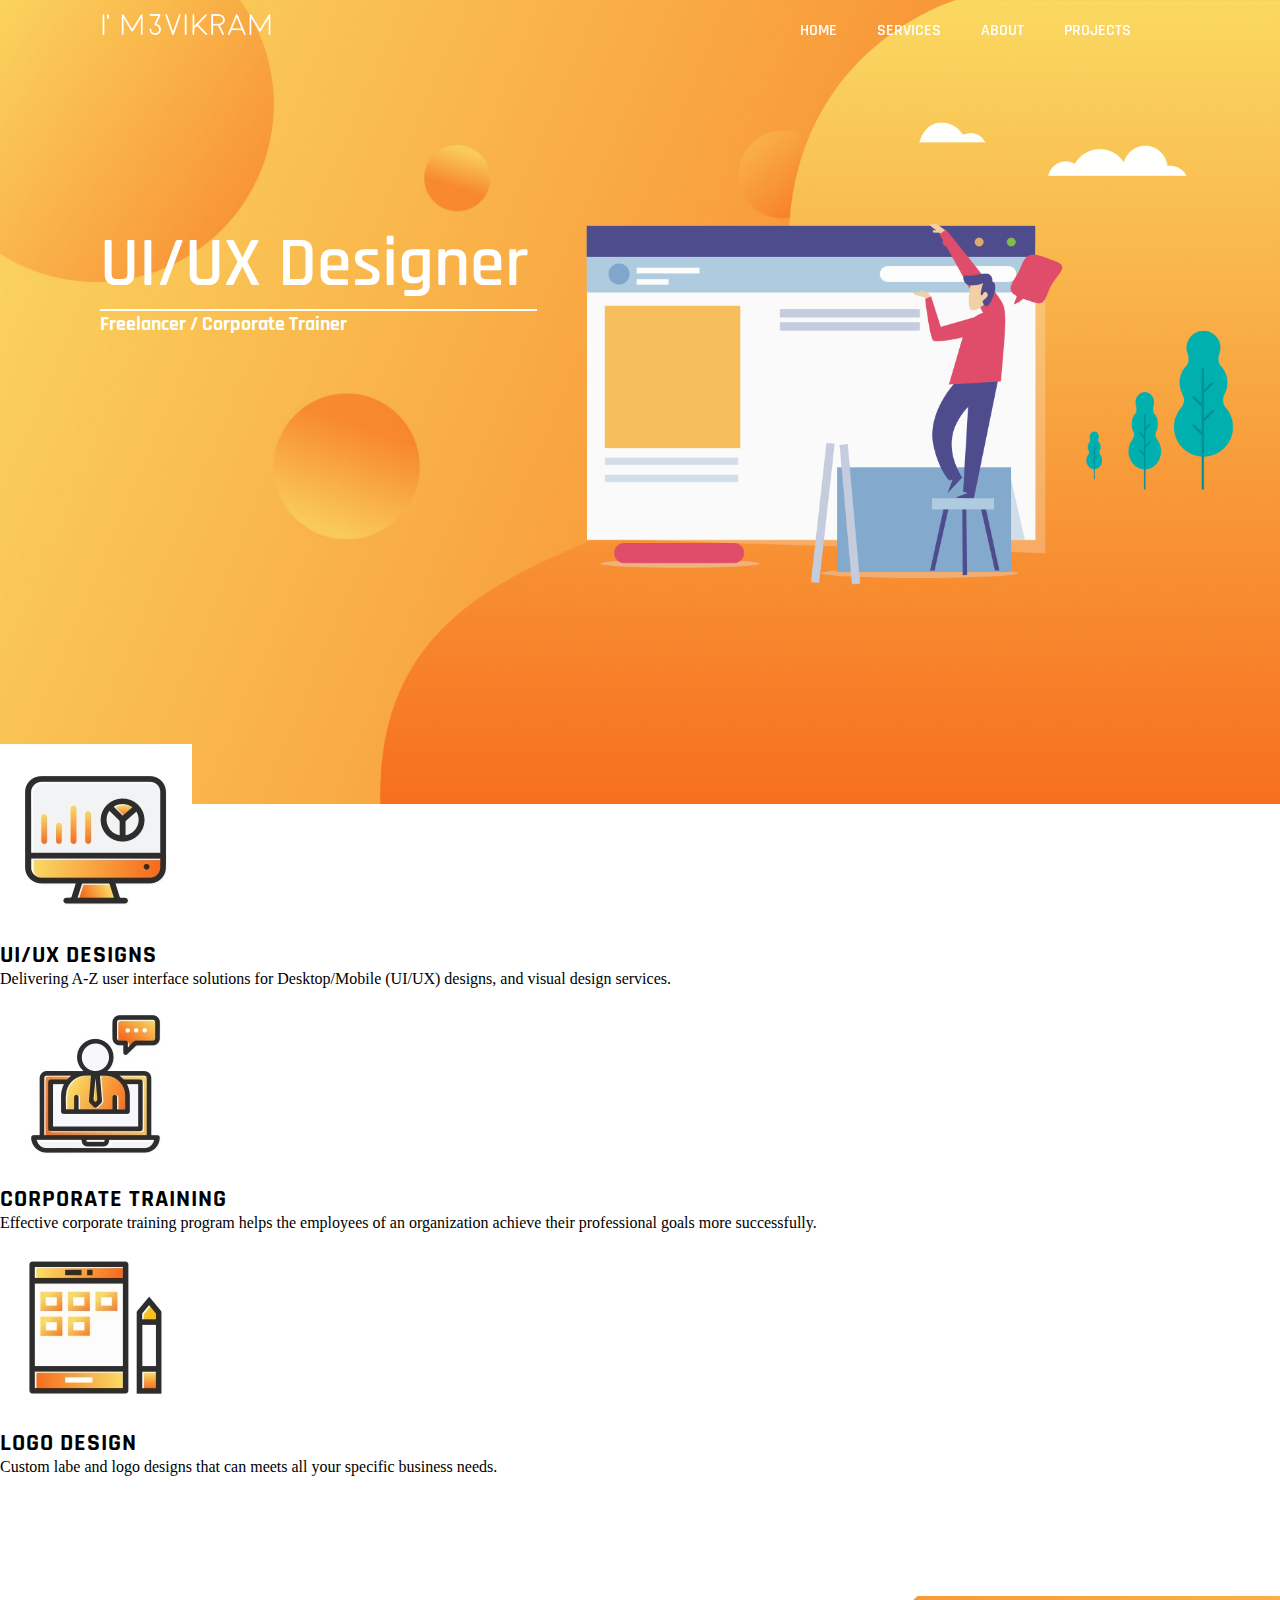
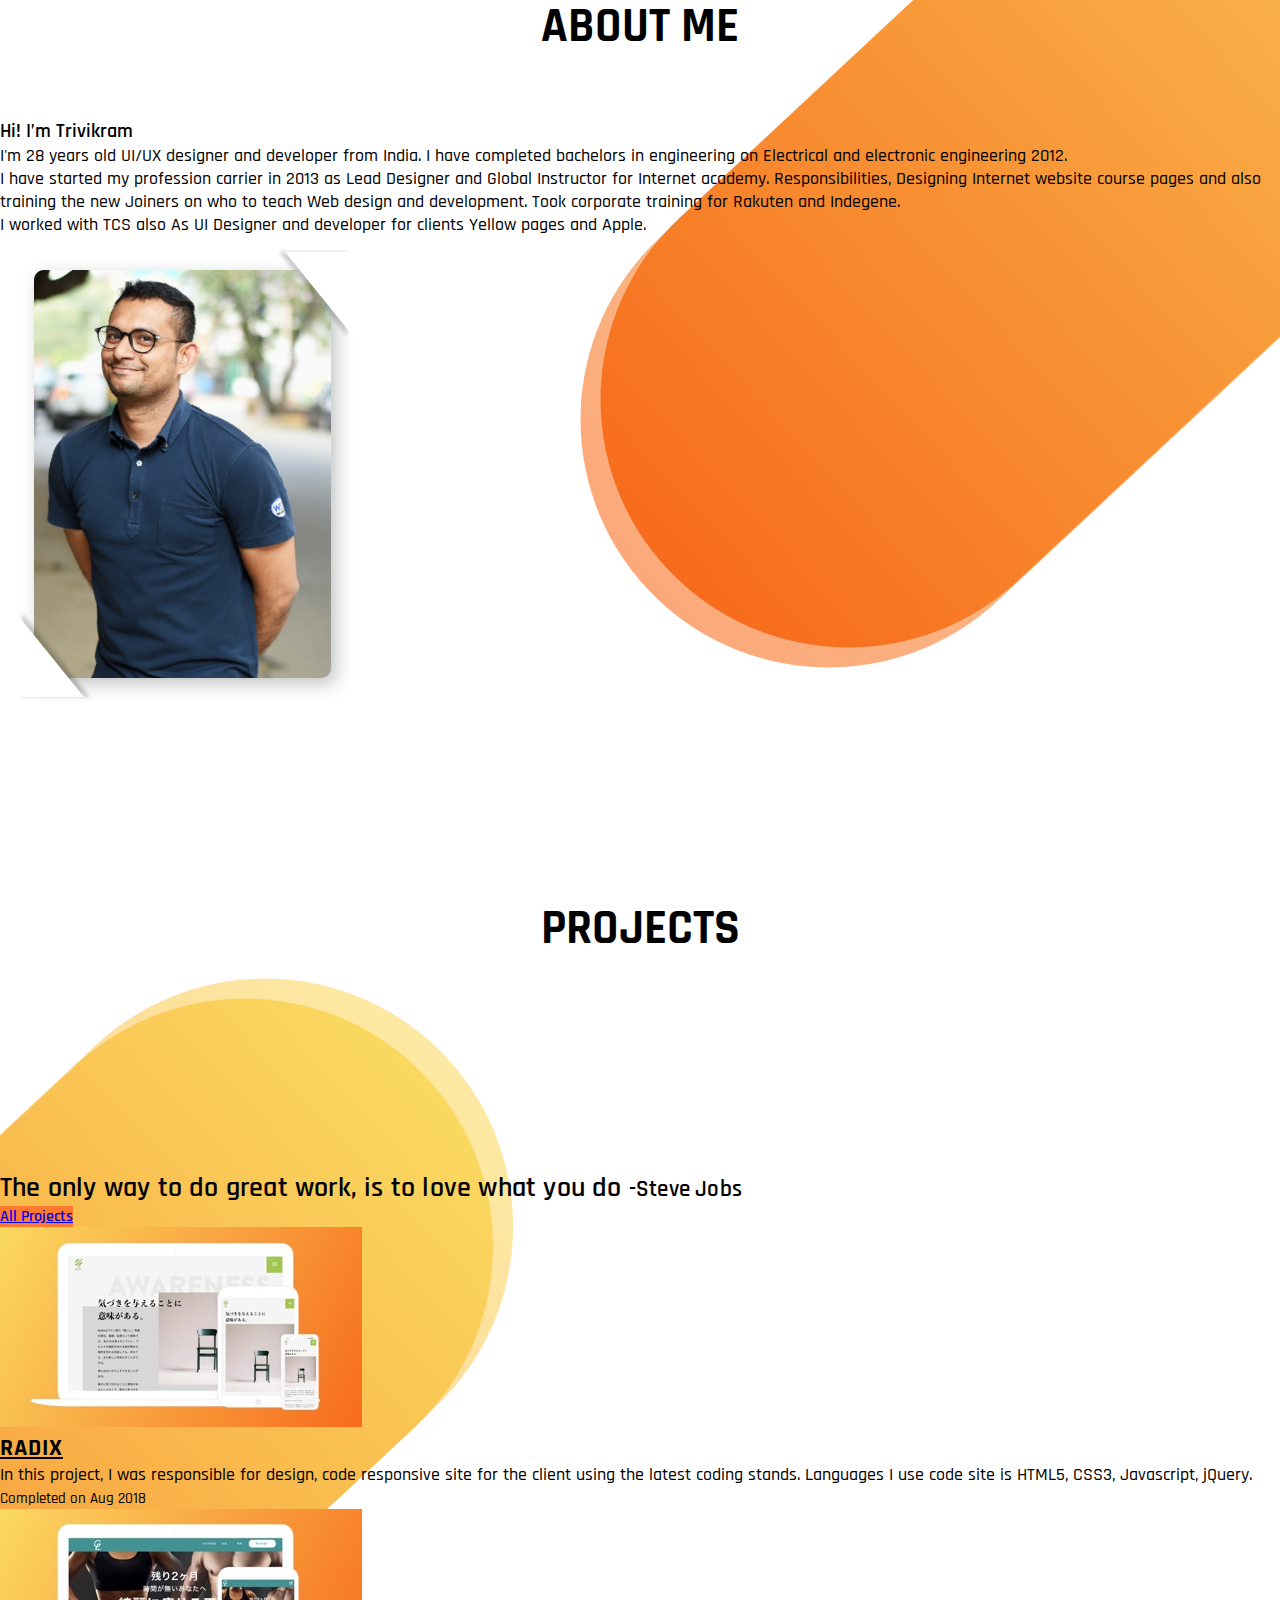
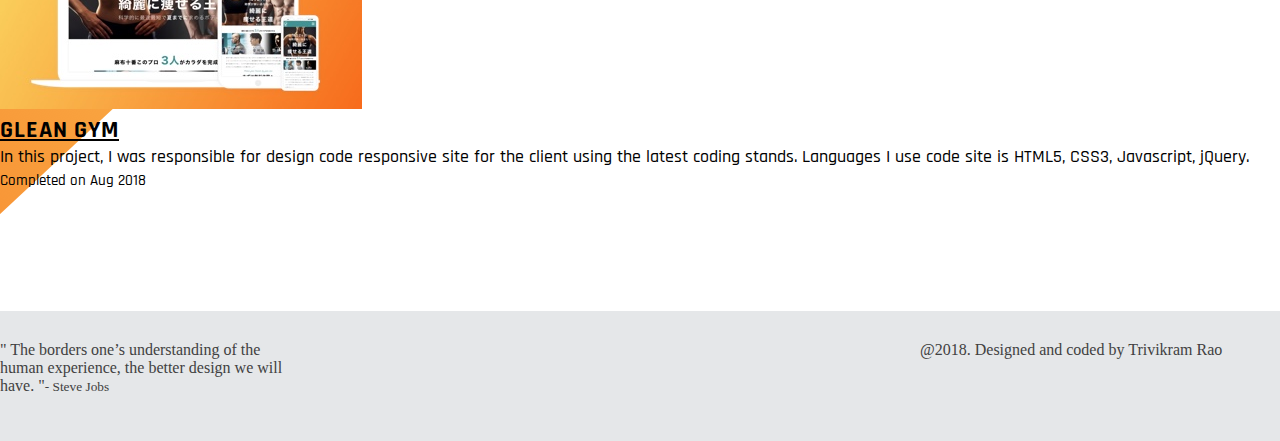
<file: index.html>
<!DOCTYPE html>
<html lang="en">

<head>
  <meta charset="UTF-8">
  <meta name="viewport" content="width=device-width, initial-scale=1.0">
  <meta http-equiv="X-UA-Compatible" content="ie=edge">
  <title>I'M3Vikram</title>
  <link rel="stylesheet" href="https://stackpath.bootstrapcdn.com/bootstrap/4.1.3/css/bootstrap.min.css" integrity="sha384-MCw98/SFnGE8fJT3GXwEOngsV7Zt27NXFoaoApmYm81iuXoPkFOJwJ8ERdknLPMO" crossorigin="anonymous">
  <link rel="stylesheet" href="https://use.fontawesome.com/releases/v5.5.0/css/all.css" integrity="sha384-B4dIYHKNBt8Bc12p+WXckhzcICo0wtJAoU8YZTY5qE0Id1GSseTk6S+L3BlXeVIU" crossorigin="anonymous">
  <link href="https://fonts.googleapis.com/css?family=Rajdhani:400,500,600,700" rel="stylesheet">
  <link rel="shortcut icon" type="image/png" href="/favicon.png"/>
  <link rel="shortcut icon" type="image/png" href="images/favicon/16x16.png"/>
  <link rel="stylesheet" href="css/style.css">
</head>

<body>
  <header class="header">
    <div class="header_wrapper">
      <h1 class="logo"><img src="images/logo_white_text.png" alt=""></h1>
      <nav>
        <div class="overlay" id="myNav">
          <span href="javascript:void(0)" id="closebtn" class="icon" onclick="closeNav()"> ×</span>
          <ul class="menu overlay-content">
            <li class="nav_mu "><a href="index.html" onclick="closeNav()">HOME</a></li>
            <li class="nav_mu "><a href="#service" onclick="closeNav()">SERVICES</a></li>
            <li class="nav_mu "><a href="#about" onclick="closeNav()">ABOUT</a></li>
            <li class="nav_mu "><a href="#projects" onclick="closeNav()">PROJECTS</a></li>
          </ul>
        </div>
        <span class="icon"><a href="javascript:void(0);" onclick="openNav()">☰</a></span>
      </nav>
    </div>
  </header>
  <section class="hero_image">
    <div class="hero_image_inner container-fluid">
      <div class="row">
        <div class="hero_text col-12 col-md-6">
          <h1>UI/UX Designer</h1>
          <h4>Freelancer / Corporate Trainer</h4>
        </div>
        <div class="logo_main col-12  col-md-6 text-center">
          <!-- <img src="images/hero2_pic.png" alt=""> -->
        </div>
      </div>
    </div>
  </section>
  <section class="services" id="service">
    <div class="container">
      <div class="card-deck">
        <div class="card">
          <div class="card-body text-center">
            <img src="images/Web_design.jpg" alt="" class="img-fluid">
            <!-- <i class="fas fa-drafting-compass fa-5x"></i> -->
            <h5 class="card-title">UI/UX Designs</h5>
            <p class="card-text">Delivering A-Z user interface solutions for Desktop/Mobile (UI/UX) designs, and visual design services.</p>
            <!-- <p class="card-text"><small class="text-muted">Last updated 3 mins ago</small></p> -->
          </div>
        </div>
        <div class="card">
          <div class="card-body text-center">
            <img src="images/corporate_training.jpg" alt="" class="img-fluid">
            <!-- <i class="fas fa-drafting-compass fa-5x"></i> -->
            <h5 class="card-title">Corporate Training</h5>
            <p class="card-text">Effective corporate training program helps the employees of an organization achieve their professional goals more successfully.</p>
            <!-- <p class="card-text"><small class="text-muted">Last updated 3 mins ago</small></p> -->
          </div>
        </div>
        <div class="card">
          <div class="card-body text-center">
            <img src="images/logo_design.jpg" alt="" class="img-fluid">
            <!-- <i class="fas fa-drafting-compass fa-5x"></i> -->
            <h5 class="card-title">Logo Design</h5>
            <p class="card-text">Custom labe and logo designs that can meets all your specific business needs.</p>
            <!-- <p class="card-text"><small class="text-muted">Last updated 3 mins ago</small></p> -->
          </div>
        </div>
      </div>
    </div>
  </section>
  <section class="about" id="about">
    <div class="container">
      <h2>ABOUT ME</h2>
      <div class="row">
        <div class="col-12 col-md-6">
          <h3>Hi! I’m Trivikram</h3>
          <p>I'm 28 years old UI/UX designer and developer from India. I have completed bachelors in engineering on Electrical and electronic engineering 2012. </p>
          <p>I have started my profession carrier in 2013 as Lead Designer and Global Instructor for Internet academy. Responsibilities, Designing Internet website course pages and also training the new Joiners on who to teach Web design and development. Took corporate training for Rakuten and Indegene.</p>
          <p>I worked with TCS also As UI Designer and developer for clients Yellow pages and Apple. </p>
        </div>
        <div class="col-12 col-md-6 text-center">
          <img src="images/profile.png" class="img-fluid" alt="profile">
        </div>
      </div>
    </div>
  </section>
  <section class="projects" id="projects">
    <div class="container">
      <h2>Projects</h2>
      <div class="row">
        <div class="col-12 col-lg-5 project_title">
          <p class="catch_text">The only way to do great work, is to love what you do <small>-Steve Jobs</small></p>
          <a href="project.html" class="btn btn-primary mb30 all_btn"> All Projects</a>
        </div>
        <div class="col-12 col-lg-7">
          <div class="card-deck">
            <div class="card">
              <img class="card-img-top" src="images/radix_pro_pic_l.jpg" alt="Card image cap">
              <div class="card-body">
                <h5 class="card-title"><a href="https://t-rao.github.io/radix/" class="pro_link">Radix</a></h5>
                <p class="card-text">In this project, I was responsible for design, code responsive site for the client using the latest coding stands. Languages I use code site is HTML5, CSS3, Javascript, jQuery.</p>
                <p class="card-text"><small class="text-muted">Completed on Aug 2018</small></p>
              </div>
            </div>
            <div class="card">
              <img class="card-img-top" src="images/glean_gym.jpg" alt="Card image cap">
              <div class="card-body">
                <h5 class="card-title"><a href="https://t-rao.github.io/cgram/" class="pro_link">Glean Gym</a></h5>
                <p class="card-text">In this project, I was responsible for design code responsive site for the client using the latest coding stands. Languages I use code site is HTML5, CSS3, Javascript, jQuery.</p>
                <p class="card-text"><small class="text-muted">Completed on Aug 2018</small></p>
              </div>
            </div>
            <!-- <div class="card">
              <img class="card-img-top" src="images/com_gram_pic.jpg" alt="Card image cap">
              <div class="card-body">
                <h5 class="card-title">Com Gram</h5>
                <p class="card-text">In this project, I was responsible for design, code responsive site for the client using the latest coding stands. Languages I use code site is HTML5, CSS3, Javascript, jQuery.</p>
                <p class="card-text"><small class="text-muted">Completed on Aug 2018</small></p>
              </div>
            </div> -->
          </div>
        </div>
      </div>
    </div>
  </section>
  <footer>
    <section class="container">
      <div>
        <p class="foo_quote">" The borders one’s understanding of the human experience, the better design we will have. "<small>- Steve Jobs</small></p>
      </div>
      <div>
        <p class="copy_r">@2018. Designed and coded by Trivikram Rao</p>
        <ul class="footer_icon">
          <li><a href="mailto:trivikram244@gmail.com"><i class="fas fa-envelope"></i></a></li>
          <li><a href="CV_Muthkani_Trivikram Rao.pdf"><i class="fas fa-file-alt"></i></a></li>
          <li><a href="https://www.linkedin.com/in/trivikram-rao-muthakani-564a58106/" target="_blank"><i class="fab fa-linkedin"></i></a></li>
          <li> <a href="https://www.behance.net/Trivikram244" target="_blank"><i class="fab fa-behance-square"></a></i></li>
        </ul>
      </div>
    </section>
  </footer>
  <script src="js/jquery-1.11.3.min.js"></script>
  <script src="js/script.js"></script>
</body>

</html>
</file>
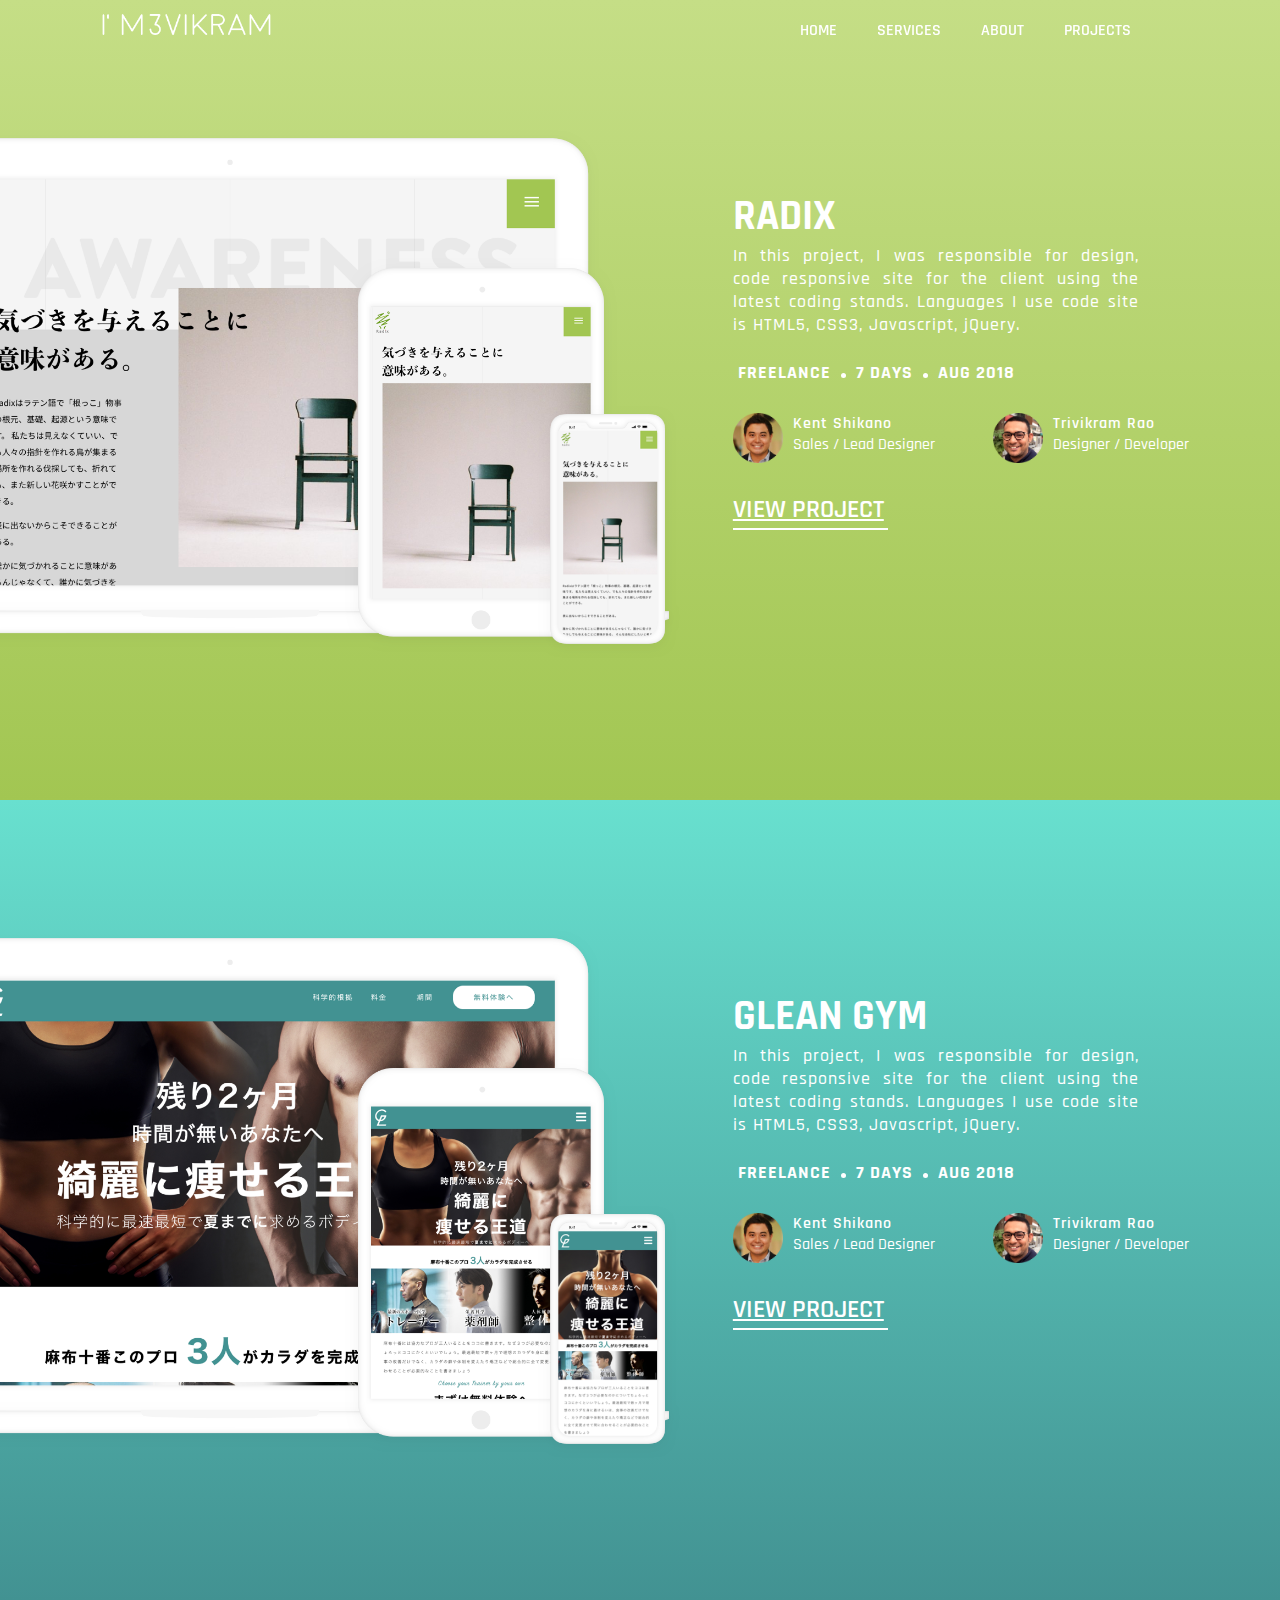
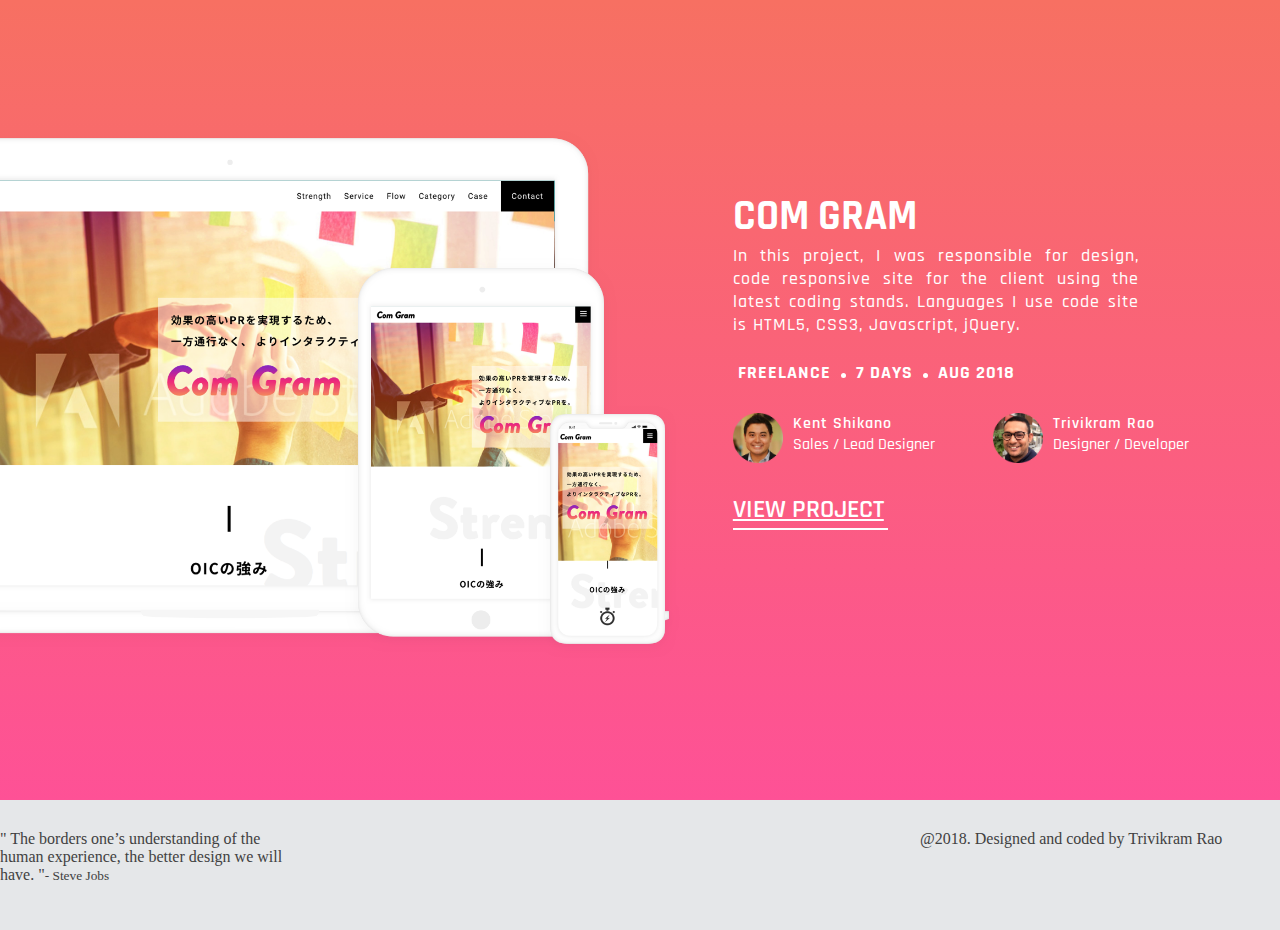
<file: project.html>
<!DOCTYPE html>
<html lang="en">

<head>
  <meta charset="UTF-8">
  <meta name="viewport" content="width=device-width, initial-scale=1.0">
  <meta http-equiv="X-UA-Compatible" content="ie=edge">
  <title>Document</title>
  <link rel="stylesheet" href="https://stackpath.bootstrapcdn.com/bootstrap/4.1.3/css/bootstrap.min.css" integrity="sha384-MCw98/SFnGE8fJT3GXwEOngsV7Zt27NXFoaoApmYm81iuXoPkFOJwJ8ERdknLPMO" crossorigin="anonymous">
  <link rel="stylesheet" href="https://use.fontawesome.com/releases/v5.5.0/css/all.css" integrity="sha384-B4dIYHKNBt8Bc12p+WXckhzcICo0wtJAoU8YZTY5qE0Id1GSseTk6S+L3BlXeVIU" crossorigin="anonymous">
  <link href="https://fonts.googleapis.com/css?family=Rajdhani:400,500,600,700" rel="stylesheet">
  <link rel="shortcut icon" type="image/png" href="images/Logo_iconficon.gif">
  <link rel="stylesheet" href="css/style.css">
</head>

<body>
  <header class="header">
    <div class="header_wrapper">
      <h1 class="logo"><img src="images/logo_white_text.png" alt=""></h1>
      <nav>
        <div class="overlay" id="myNav">
          <span href="javascript:void(0)" id="closebtn" class="icon" onclick="closeNav()"> ×</span>
          <ul class="menu overlay-content">
            <li class="nav_mu "><a href="index.html" onclick="closeNav()">HOME</a></li>
            <li class="nav_mu "><a href="index.html" onclick="closeNav()">SERVICES</a></li>
            <li class="nav_mu "><a href="index.html" onclick="closeNav()">ABOUT</a></li>
            <li class="nav_mu "><a href="index.html" onclick="closeNav()">PROJECTS</a></li>
          </ul>
        </div>
        <span class="icon"><a href="javascript:void(0);" onclick="openNav()">☰</a></span>
      </nav>
    </div>
  </header>
  <section class="radix project_tem">
    <div class="Left_img">
      <img src="images/radix_display.png" alt="" class="img-fluid">
    </div>
    <div class="text_right">
        <h2>Radix</h2>
        <p>In this project, I was responsible for design, code responsive site for the client using the latest coding stands. Languages I use code site is HTML5, CSS3, Javascript, jQuery.</p>
        <ul>
          <li>Freelance</li>
          <li><span class="dot"></span></li>
          <li>7 days</li>
          <li><span class="dot"></span></li>
          <li>Aug 2018</li>
        </ul>
        <div class="avat">
          <div class="av_cont">
            <img src="images/kent.png" alt="" class="img-fluid">
            <div class="av_text">
              <h4>Kent Shikano</h4>
              <p>Sales / Lead Designer</p>
            </div>
          </div>
          <div class="av_cont">
            <img src="images/vicky.png" alt="" class="img-fluid">
            <div class="av_text">
              <h4>Trivikram Rao</h4>
              <p>Designer / Developer</p>
            </div>
          </div>
        </div>
        <div class="vi_pro_link"><a href="https://t-rao.github.io/radix/">View Project</a></div>
    </div>
  </section>
  <section class="Glean project_tem">
    <div class="Left_img">
      <img src="images/Glean_gym_display.png" alt="" class="img-fluid">
    </div>
    <div class="text_right">
        <h2>Glean Gym</h2>
        <p>In this project, I was responsible for design, code responsive site for the client using the latest coding stands. Languages I use code site is HTML5, CSS3, Javascript, jQuery.</p>
        <ul>
          <li>Freelance</li>
          <li><span class="dot"></span></li>
          <li>7 days</li>
          <li><span class="dot"></span></li>
          <li>Aug 2018</li>
        </ul>
        <div class="avat">
          <div class="av_cont">
            <img src="images/kent.png" alt="" class="img-fluid">
            <div class="av_text">
              <h4>Kent Shikano</h4>
              <p>Sales / Lead Designer</p>
            </div>
          </div>
          <div class="av_cont">
            <img src="images/vicky.png" alt="" class="img-fluid">
            <div class="av_text">
              <h4>Trivikram Rao</h4>
              <p>Designer / Developer</p>
            </div>
          </div>
        </div>
        <div class="vi_pro_link"><a href="https://t-rao.github.io/glean-gym/">View Project</a></div>
    </div>
  </section>
  <section class="com project_tem">
    <div class="Left_img">
      <img src="images/Com_gram_display.png" alt="" class="img-fluid">
    </div>
    <div class="text_right">
        <h2>Com Gram</h2>
        <p>In this project, I was responsible for design, code responsive site for the client using the latest coding stands. Languages I use code site is HTML5, CSS3, Javascript, jQuery.</p>
        <ul>
          <li>Freelance</li>
          <li><span class="dot"></span></li>
          <li>7 days</li>
          <li><span class="dot"></span></li>
          <li>Aug 2018</li>
        </ul>
        <div class="avat">
          <div class="av_cont">
            <img src="images/kent.png" alt="" class="img-fluid">
            <div class="av_text">
              <h4>Kent Shikano</h4>
              <p>Sales / Lead Designer</p>
            </div>
          </div>
          <div class="av_cont">
            <img src="images/vicky.png" alt="" class="img-fluid">
            <div class="av_text">
              <h4>Trivikram Rao</h4>
              <p>Designer / Developer</p>
            </div>
          </div>
        </div>
        <div class="vi_pro_link"><a href="https://t-rao.github.io/comgram/">View Project</a></div>
    </div>
  </section>

  <footer>
    <section class="container">
      <div>
        <p class="foo_quote">" The borders one’s understanding of the human experience, the better design we will have. "<small>- Steve Jobs</small></p>
      </div>
      <div>
        <p class="copy_r">@2018. Designed and coded by Trivikram Rao</p>
        <ul class="footer_icon">
          <li><a href="mailto:trivikram244@gmail.com"><i class="fas fa-envelope"></i></a></li>
          <li><a href="CV_Muthkani_Trivikram Rao.pdf"><i class="fas fa-file-alt"></i></a></li>
          <li><a href="https://www.linkedin.com/in/trivikram-rao-muthakani-564a58106/" target="_blank"><i class="fab fa-linkedin"></i></a></li>
          <li> <a href="https://www.behance.net/Trivikram244" target="_blank"><i class="fab fa-behance-square"></a></i></li>
        </ul>
      </div>
    </section>
  </footer>
  <script src="js/jquery-1.11.3.min.js"></script>
  <script src="js/script.js"></script>
</body>

</html>
</file>
<file: css/style.css>
* {
  padding: 0;
  margin: 0;
  box-sizing: border-box;
}

/* html {
  background: lightgray;
} */

header {
  position: fixed;
  top: 0;
  left: 0;
  width: 100%;
  padding: 0;
  z-index: 10000;
  transition: all 0.2s ease-in-out;
  height: auto;
  background-color: transparent;
  line-height: 40px;
  height: 60px;
  padding-top: 10px;
}

.logo img {
  width: 60%;
}

.pro_link{
  color: black!important;
}
.pro_link:hover{
  text-decoration: none;
}
.header.active {
  background: #fff;
  -webkit-box-shadow: 0 1px 5px rgba(0, 0, 0, 0.25);
  -moz-box-shadow: 0 1px 5px rgba(0, 0, 0, 0.25);
  box-shadow: 0 1px 5px rgba(0, 0, 0, 0.25);
}

/* .header.active a{
  color: black;
} */

.header_wrapper {
  width: 100%;
  max-width: 1080px;
  margin: auto;
  /* padding-top: 10px;
  padding-bottom: 10px; */
}

.hero_image {
  background-image: url(../images/hero_illustration.png), url(../images/background_second.jpg);
  background-position: right Top, left top;
  background-repeat: no-repeat, repeat;
  background-size: 900px, cover;
  min-height: 804px;
}

.hero_image_inner {
  width: 100%;
  max-width: 1080px;
  margin: auto;
  padding-top: 100px;
}

.mb30{margin-bottom: 30px;}
.mb50{margin-bottom: 50px;}
.mb70{margin-bottom: 70px;}
.mb90{margin-bottom: 90px;}
.mb20{margin-bottom: 20px;}
.mb40{margin-bottom: 40px;}
.mb60{margin-bottom: 60px;}
.mb80{margin-bottom: 80px;}

header ul {
  list-style: none;
  margin: 0 !important;
  padding: 0 !important;
}

header h1 {
  display: block;
  float: left;
  font-size: 2em;
  text-decoration: none;
}

header li a {
  /* padding: 10px 20px; */
  padding-left: 20px;
  padding-right: 20px;
  text-decoration: none;
  color: white;
}

header .menu-icon {
  display: none;
}

.about {
  min-height: 600px;
}

.services {
  position: relative;
  bottom: 60px;
}

.inner_projects {}

.projects {
  min-height: 600px;
/* margin-top: 80px; */
/* margin-bottom: 80px; */
}

.contact {
  min-height: 400px;
}

footer {
  background-color: #e5e7e9;
  color: #414141;
}

/* .hero_text{
    float: left;
    width: 50%;
  }
  .logo_main{
    float: right;
    width: 50%;
    text-align: center;
  } */

.nav_mu a {
  color: white;
    font-family: Rajdhani;
    font-weight: 600;
}

.fas {
  margin-bottom: 20px;
}

.hero_text h1 {
  font-family: Rajdhani;
  font-size: 56px;
  font-weight: 600;
  border-bottom: 2px solid;
  width: 437px;
}

.hero_text h4 {
  font-family: Rajdhani;
  font-size: 20px;
}
.card-title{
  font-family: Rajdhani;
  font-weight: 700;
  letter-spacing: 1px;
  font-size: 24px;
  text-transform: uppercase;
}

.hero_text h1, h4 {
  color: white;
}
.about, .projects, .contact{
  margin-top: 60px;
  padding-bottom: 120px;
  font-family: Rajdhani;
}
.about p, .projects p, .contact p{
font-weight: 500;
font-size: 18px;
}
.about h3{
font-size: 20px;
font-family: Rajdhani;
font-weight: 600;
}
.about h2, .projects h2, .contact h2{
  font-family: Rajdhani;
  font-weight: bold;
  text-align: center;
  margin-bottom: 60px;
  font-size: 48px;
  text-transform: uppercase;
}
.footer_icon{
list-style: none;
}
.footer_icon li{
  float: left;
}
footer a{
color: #414141;
}
.copy_r{
clear: both;
}
.all_btn{
  background-color: #ff792e;
  /* background-image: linear-gradient(to right, #FAD961 , #F76B1C); */
  border: none;
  font-weight: 600!important;
}
.all_btn:hover{
  background-color:#e86013 ;
}
.radix{
  background-image: linear-gradient(#C5DE86,#A2C652);
}
.Glean{
  background-image: linear-gradient(#68E0CF,#429292);
}
.com{
  background-image: linear-gradient(#F77062,#FE5196);
}
.radix h2, .Glean h2, .com h2{
font-family: Rajdhani;
font-weight: bold;
color: white;
text-transform:uppercase;
}

.catch_text{
  font-family: Rajdhani;
  font-weight: 600!important;
  font-size: 28px!important;
  letter-spacing: 0.2px;
}
@media screen and (max-width:500px) {
  .logo {
    margin-left: 15px;
  }
  #closebtn {
    width: 50px;
    height: 50px;
    background: none;
    color: white;
    margin-right: 0px;
  }
  nav span.icon {
    position: absolute;
    right:0;
    top: 10px;
  }
.nav_mu a {
  font-size: 30px;
}
  span.icon {
    /* background-color: orange; */
    box-sizing: border-box;
    font-size: 29px;
    /* margin-top: 10px; */
    margin-right: 20px;
    /* padding: 10px; */
  }
  .icon a:link {
    color: White;
  }
  .overlay {
    height: 100%;
    width: 0;
    position: fixed;
    z-index: 1;
    left: 0;
    top: 0;
    background-color: rgba(0, 0, 0, 0.9);
    overflow-x: hidden;
    transition: 0.5s;
  }
  .overlay-content {
    position: relative;
    top: 15%;
    width: 100%;
    /* text-align: center; */
    margin-top: 30px;
    color: white !important;
  }
  .overlay li {
    padding: 8px;
    text-decoration: none;
    font-size: 36px;
    color: white;
    display: block;
    transition: 0.3s;
    letter-spacing: 2px;
    line-height: 150%;
  }
  .logo img {
    width: 50%;
  }
  .logo_main img {
    width: 100%;
  }
  .hero_text {
    margin-top: 40px;
  }
  .hero_text h1 {
    font-family: Rajdhani;
    font-size: 42px;
    font-weight: 600;
    border-bottom: 2px solid;
    width: 100%;
    max-width: 270px;
    margin: 0 auto;
    text-align:center;
  }
  .hero_text h4{
    font-family: Rajdhani;
    width: 90%;
    margin: 0 auto;
    text-align: center;
    margin-top: 5px;
  }
  .hero_image {
    background-image: url(../images/hero_illustration.png), url(../images/background_second.jpg);
    background-position: -90px bottom, left top;
    background-repeat: no-repeat, repeat;
    background-size: 536px, cover;
    min-height: 650px;
  }
  .about,.projects{
    padding-top: 50px;
  }

.about h2, .projects h2,.contact h2 {
  font-size: 36px;
  text-align: center;
  width: 90%;
  margin: 20px auto 40px;
  letter-spacing: 1px;
}
.about h3{
  font-family: Rajdhani;
  font-weight: 600;
  font-size: 20px;
  letter-spacing: 0.5px;
}
.about p{
  font-family: Rajdhani;
  font-size: 18px;
  line-height: 140%;
  text-align: justify;
  letter-spacing: 0.5px;
}
.catch_text{
  font-family: Rajdhani;
  font-weight: 600;
  font-size: 18px;
  letter-spacing: 0.2px;
}
footer{
  text-align: center;
  padding-top: 40px;
  height: 320px;
}
.footer_icon{
  width: 160px;
  margin: 0 auto;
  text-align: center;
}
.foo_quote{
  margin-bottom: 50px;
  font-family: Rajdhani;
  font-size: 20px;
  font-weight: 500;
  letter-spacing: 1.5px;
}
.footer_icon li{
  width: 40px;
  display: inline-block;
}
.footer_icon li i{
  font-size: 24px;
}
.footer_icon li:nth-child(2) i{
  font-size: 22px;
}
.copy_r{
clear: both;
}
.projects{
  margin-bottom: 80px;
}
.proj_img {
  margin: auto;
  width: 100%;
}
.project_tem{
  padding-top: 100px;
  height: 950px;
  display: grid;
  grid-template-columns:1fr;
  grid-template-rows: 290px 660px;
}
.project_tem .Left_img{
  width: 95%;
  margin: 0 auto;
  margin-bottom: 60px;
}
.project_tem .text_right{
width: 95%;
margin: 0 auto;
color: white;
}
.project_tem h2{
  font-size: 42px;
}
.text_right h2+p {
text-align: justify;
font-family: Rajdhani;
font-size: 18px;
font-weight:500;
letter-spacing: 1px;
}

.text_right ul{
width: 95%;
margin: 15px auto;
list-style: none;
display: inline-block;
font-family: Rajdhani;
font-size: 18px;
font-weight: 900;
}

.text_right ul li{
  float: left;
  margin: 10px 5px;
  letter-spacing: 1px;
  text-transform: uppercase;
}
.dot{
  height: 5px;
 width: 5px;
 background-color: white;
 border-radius: 50%;
 display: inline-block;
}
.text_right .avat{
clear:both;
width: 100%;
display: grid;
/* grid-template-columns: repeat(2, 1fr); */
grid-template-columns: 1fr;
grid-row-gap: 10px;
}
.avat img{
width: 50px;
}
.av_cont{
  display: grid;
  grid-template-columns:50px 200px;
  grid-column-gap: 10px;
  font-family: Rajdhani;
}
.av_cont h4{
  margin-bottom: 0px;
  font-weight: 600;
  letter-spacing: 1px;
}
.av_cont p{
  font-weight: 500;
}
.vi_pro_link{
  font-family: Rajdhani;
  font-size: 26px;
  font-weight: 600;
  text-transform: uppercase;
  padding-bottom: 2px;
  border-bottom:2px solid white;
  width: 155px;
  margin-top: 30px;
  color: White;
}
.vi_pro_link a:link{
  color: white;
}
.vi_pro_link a:hover{
  color: white;
  text-decoration: none
}
.vi_pro_link a:visited{
  color: white;
}


}

@media screen and (min-width:501px) and (max-width:768px) {
  .icon {
    display: none;
  }
  nav {
    float: right;
  }
  nav li {
    float: left;
  }
  header .menu {
    clear: none;
    max-height: none;
  }
  header li {
    float: left;
  }

  header h1{
  margin-left: 20px;
  }
  footer{
    height: 130px;
    padding-top: 30px;
  }
  footer section{
    display: flex;
    flex-direction: row;
    justify-content: space-between
  }
  footer section div:nth-child(1){
    width: 300px;
  }
  footer section div:nth-child(2){
    width: 360px;
  }
  .footer_icon li{
    width: 40px;
    display: inline-block;
  }
  .footer_icon li i{
    font-size: 22px;
  }
  .footer_icon li:nth-child(2) i{
    font-size: 20px;
  }

/* Project page start */
.project_tem{
  padding-top: 130px;
  height: 700px;
  display: grid;
  grid-template-columns:50% 50%;
}
.project_tem .Left_img{
  width: 100%;
  margin: 0 auto;
  margin-bottom: 60px;
}
.Left_img img{
  max-width: 700px !important;
  position: relative;
  left: -350px;
}
.project_tem .text_right{
width: 95%;
margin: 0 auto;
color: white;
}
.project_tem h2{
  font-size: 42px;
}
.text_right h2+p {
text-align: justify;
font-family: Rajdhani;
font-size: 18px;
font-weight:500;
letter-spacing: 1px;
}

.text_right ul{
width: 95%;
margin: 15px auto;
list-style: none;
display: inline-block;
font-family: Rajdhani;
font-size: 18px;
font-weight: 900;
}

.text_right ul li{
  float: left;
  margin: 10px 5px;
  letter-spacing: 1px;
  text-transform: uppercase;
}
.dot{
  height: 5px;
 width: 5px;
 background-color: white;
 border-radius: 50%;
 display: inline-block;
}
.text_right .avat{
clear:both;
width: 100%;
display: grid;
/* grid-template-columns: repeat(2, 1fr); */
grid-template-columns: 1fr;
grid-row-gap: 10px;
}
.avat img{
width: 50px;
}
.av_cont{
  display: grid;
  grid-template-columns:50px 200px;
  grid-column-gap: 10px;
  font-family: Rajdhani;
}
.av_cont h4{
  margin-bottom: 0px;
  font-weight: 600;
  letter-spacing: 1px;
}
.av_cont p{
  font-weight: 500;
}
.vi_pro_link{
  font-family: Rajdhani;
  font-size: 26px;
  font-weight: 600;
  text-transform: uppercase;
  padding-bottom: 2px;
  border-bottom:2px solid white;
  width: 155px;
  margin-top: 30px;
}
.vi_pro_link a:link{
  color: white;
}
.vi_pro_link a:visited{
  color: white;
}
.vi_pro_link a:hover{
  color: white;
  text-decoration: none
}


}

@media screen and (min-width:769px) and (max-width:1200px) {
  .icon {
    display: none;
  }
  nav {
    float: right;
  }
  nav li {
    float: left;
  }
  header .menu {
    clear: none;
    max-height: none;
  }
  header li {
    float: left;
  }
  footer{
    height: 130px;
    padding-top: 30px;
  }
  footer section{
    display: flex;
    flex-direction: row;
    justify-content: space-between
  }
  footer section div:nth-child(1){
    width: 300px;
  }
  footer section div:nth-child(2){
    width: 360px;
  }
  .footer_icon li{
    width: 40px;
    display: inline-block;
  }
  .footer_icon li i{
    font-size: 22px;
  }
  .footer_icon li:nth-child(2) i{
    font-size: 20px;
  }
  .logo {
    margin-left: 15px;
}



/* Project page start */
.project_tem{
  padding-top: 130px;
  height: 620px;
  display: grid;
  grid-template-columns:50% 50%;
}
.project_tem .Left_img{
  width: 100%;
  margin: 0 auto;
  margin-bottom: 60px;
}
.Left_img img{
  margin-top: 30px;
  max-width: 600px !important;
  position: relative;
  left: -120px;
}
.project_tem .text_right{
width: 95%;
margin: 0 auto;
color: white;
}
.project_tem h2{
  font-size: 42px;
}
.text_right h2+p {
text-align: justify;
font-family: Rajdhani;
font-size: 18px;
font-weight:500;
letter-spacing: 1px;
}

.text_right ul{
width: 95%;
margin: 15px auto;
list-style: none;
display: inline-block;
font-family: Rajdhani;
font-size: 18px;
font-weight: 900;
}

.text_right ul li{
  float: left;
  margin: 10px 5px;
  letter-spacing: 1px;
  text-transform: uppercase;
}
.dot{
  height: 5px;
 width: 5px;
 background-color: white;
 border-radius: 50%;
 display: inline-block;
}
.text_right .avat{
clear:both;
width: 100%;
display: grid;
/* grid-template-columns: repeat(2, 1fr); */
grid-template-columns:  1fr 1fr;
grid-row-gap: 10px;
}
.avat img{
width: 50px;
}
.av_cont{
  display: grid;
  grid-template-columns:50px 200px;
  grid-column-gap: 10px;
  font-family: Rajdhani;
}
.av_cont h4{
  margin-bottom: 0px;
  font-weight: 600;
  letter-spacing: 1px;
}
.av_cont p{
  font-weight: 500;
}
.vi_pro_link{
  font-family: Rajdhani;
  font-size: 26px;
  font-weight: 600;
  text-transform: uppercase;
  padding-bottom: 2px;
  border-bottom:2px solid white;
  width: 155px;
  margin-top: 30px;
}
.vi_pro_link a:link{
  color: white;
}
.vi_pro_link a :hover{
  color: white;
  text-decoration: none
}
.vi_pro_link a:visited{
  color: white;
}

.projects{
background: url(../images/background_capsle.png), url(../images/background_capsle_blured.png);
background-position: -720px 100px, -700px 80px;
background-repeat: no-repeat no-repeat;
}
.about{
  background: url(../images/background_capsle.png), url(../images/background_capsle_blured.png);
  background-position: 500px -420px,  480px -400px;
  background-repeat: no-repeat no-repeat;
}

}

@media screen and (min-width:1201px) {
  .icon {
    display: none;
  }
  nav {
    float: right;
  }
  .menu{
    width: 400px;
  }
  .menu  li {
    float: left;
  }
  .logo_main img {
    width: 45%;
  }
  .hero_text {
    padding-top: 120px;
  }
  .hero_text h1 {
    font-family: Rajdhani;
    font-size: 70px;
    font-weight: 600;
  }
  .bootLp {
    height: 800px;
    background: linear-gradient(to bottom right, #5AB78D, #86D1DB);
  }
  .project_row {
    height: 800px;
  }
  .left_side {
    display: flex;
    text-align: right;
  }
  .right_side {
    display: flex;
    z-index: 1;
  }
  .light {
    color: white;
    z-index: 100;
  }
  .bootLp img {
    height: 60%;
    width: auto;
    transform: translatex(-12vw);
  }
  .proj_img {
    margin: auto;
    width: 100%;
  }
  .proj_desc {
    text-align: left;
    width: 100%;
    margin: auto;
    margin-left: 0;
    padding: 80px;
  }
  .proj_title {
    font-family: "Montserrat", sans-serif;
    font-size: 36px;
    font-weight: 600;
    line-height: 42px;
    margin-bottom: 20px;
    margin-top: 30px;
  }
  .proj_bio {
    font-family: "Lato", sans-serif;
    line-height: 30px;
    margin-bottom: 30px;
  }
  .proj_dates {
    font-family: "BebasNeueRegular", sans-serif;
    opacity: 0.6;
    font-size: 1.2rem;
    letter-spacing: 0.5px;
    margin-bottom: 80px;
    letter-spacing: 0.5px;
  }
  .proj_button {
    font-family: "BebasNeueRegular", sans-serif;
    font-size: 1.2rem;
    letter-spacing: 0.5px;
  }
  footer{
    height: 130px;
    padding-top: 30px;
  }
  footer section{
    display: flex;
    flex-direction: row;
    justify-content: space-between
  }
  footer section div:nth-child(1){
    width: 300px;
  }
  footer section div:nth-child(2){
    width: 360px;
  }
  .footer_icon li{
    width: 40px;
    display: inline-block;
  }
  .footer_icon li i{
    font-size: 22px;
  }
  .footer_icon li:nth-child(2) i{
    font-size: 20px;
  }
  /* Project page start */
  .project_tem{
    padding-top: 130px;
    height: 800px;
    display: grid;
    grid-template-columns:50% 40%;
  }
  .project_tem .Left_img{
    width: 100%;
    margin: 0 auto;
    margin-bottom: 60px;
  }
  .Left_img img{
    max-width: 900px !important;
    position: relative;
    left: -220px;
  }
  .project_tem .text_right{
  width: 95%;
  margin: 0 auto;
  color: white;
  padding-left: 80px;
  padding-top: 60px;
  }
  .project_tem h2{
    font-size: 42px;
  }
  .text_right h2+p {
  text-align: justify;
  font-family: Rajdhani;
  font-size: 18px;
  font-weight:500;
  letter-spacing: 1px;
  }

  .text_right ul{
  width: 95%;
  margin: 15px auto;
  list-style: none;
  display: inline-block;
  font-family: Rajdhani;
  font-size: 18px;
  font-weight: 900;
  }

  .text_right ul li{
    float: left;
    margin: 10px 5px;
    letter-spacing: 1px;
    text-transform: uppercase;
  }
  .dot{
    height: 5px;
   width: 5px;
   background-color: white;
   border-radius: 50%;
   display: inline-block;
  }
  .text_right .avat{
  clear:both;
  width: 100%;
  display: grid;
  /* grid-template-columns: repeat(2, 1fr); */
  grid-template-columns:  1fr 1fr;
  grid-row-gap: 10px;
  }
  .avat img{
  width: 50px;
  }
  .av_cont{
    display: grid;
    grid-template-columns:50px 200px;
    grid-column-gap: 10px;
    font-family: Rajdhani;
  }
  .av_cont h4{
    margin-bottom: 0px;
    font-weight: 600;
    letter-spacing: 1px;
  }
  .av_cont p{
    font-weight: 500;
  }
  .vi_pro_link{
    font-family: Rajdhani;
    font-size: 26px;
    font-weight: 600;
    text-transform: uppercase;
    padding-bottom: 2px;
    border-bottom:2px solid white;
    width: 155px;
    margin-top: 30px;
  }
  .vi_pro_link a:link{
    color: white;
  }
  .vi_pro_link a:visited{
    color: white;
  }
  .vi_pro_link a:hover{
    color: white;
    text-decoration: none
  }

.project_title{
padding-top: 150px;
}
.projects{
background: url(../images/background_capsle.png), url(../images/background_capsle_blured.png);
background-position: -620px 100px, -600px 80px;
background-repeat: no-repeat no-repeat;
}
.about{
  background: url(../images/background_capsle.png), url(../images/background_capsle_blured.png);
  background-position: 600px -420px,  580px -400px;
  background-repeat: no-repeat no-repeat;
}

}
</file>
